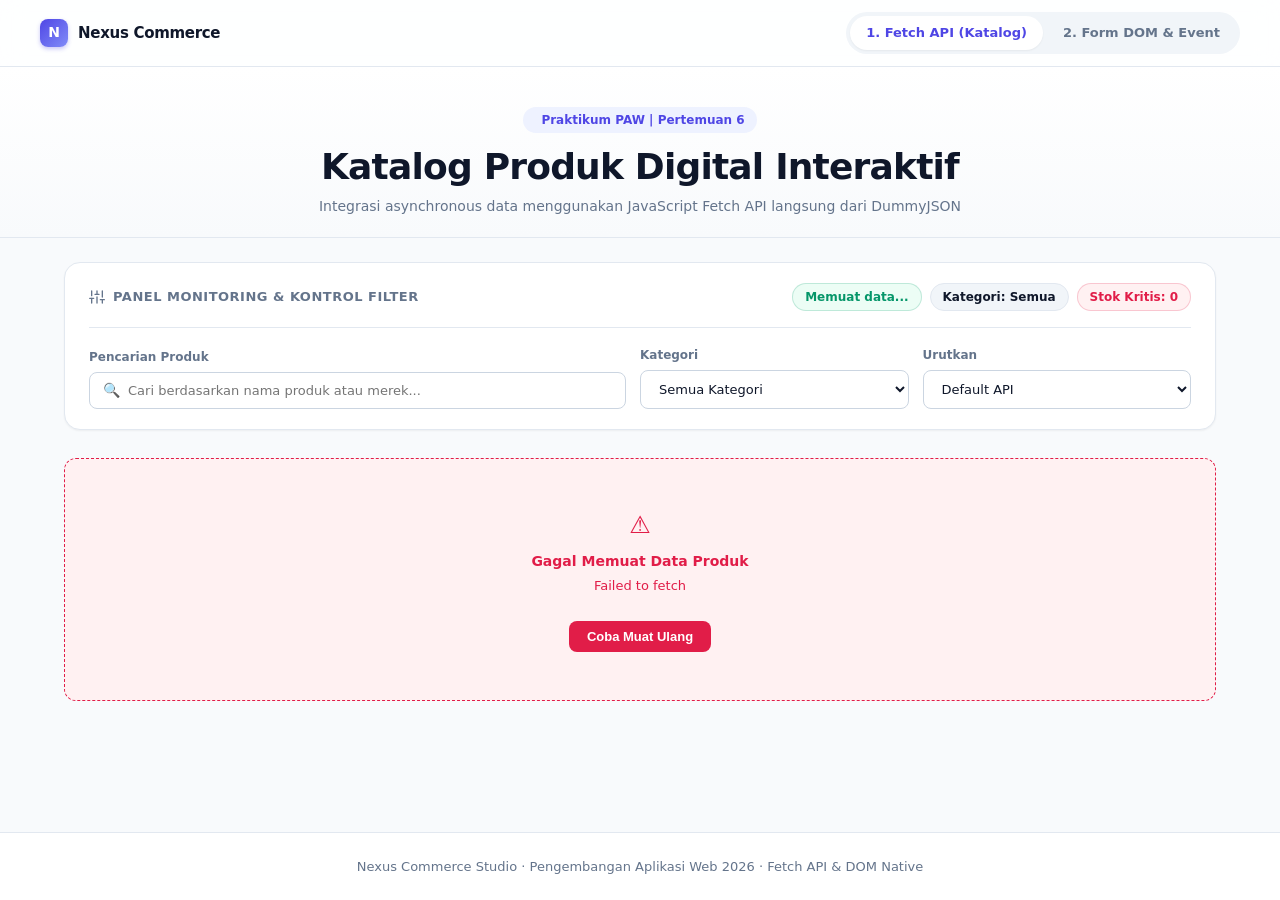
<file: index.html>
<!DOCTYPE html>
<html lang="id">
<head>
  <meta charset="UTF-8">
  <meta http-equiv="refresh" content="0; url=public/index.html">
  <title>Mengarahkan ke Halaman Utama...</title>
</head>
<body>
  <p>Mengarahkan ke aplikasi... Jika tidak berpindah secara otomatis, silakan klik <a href="public/index.html">di sini</a>.</p>
  <script>
    window.location.replace("public/index.html");
  </script>
</body>
</html>
</file>
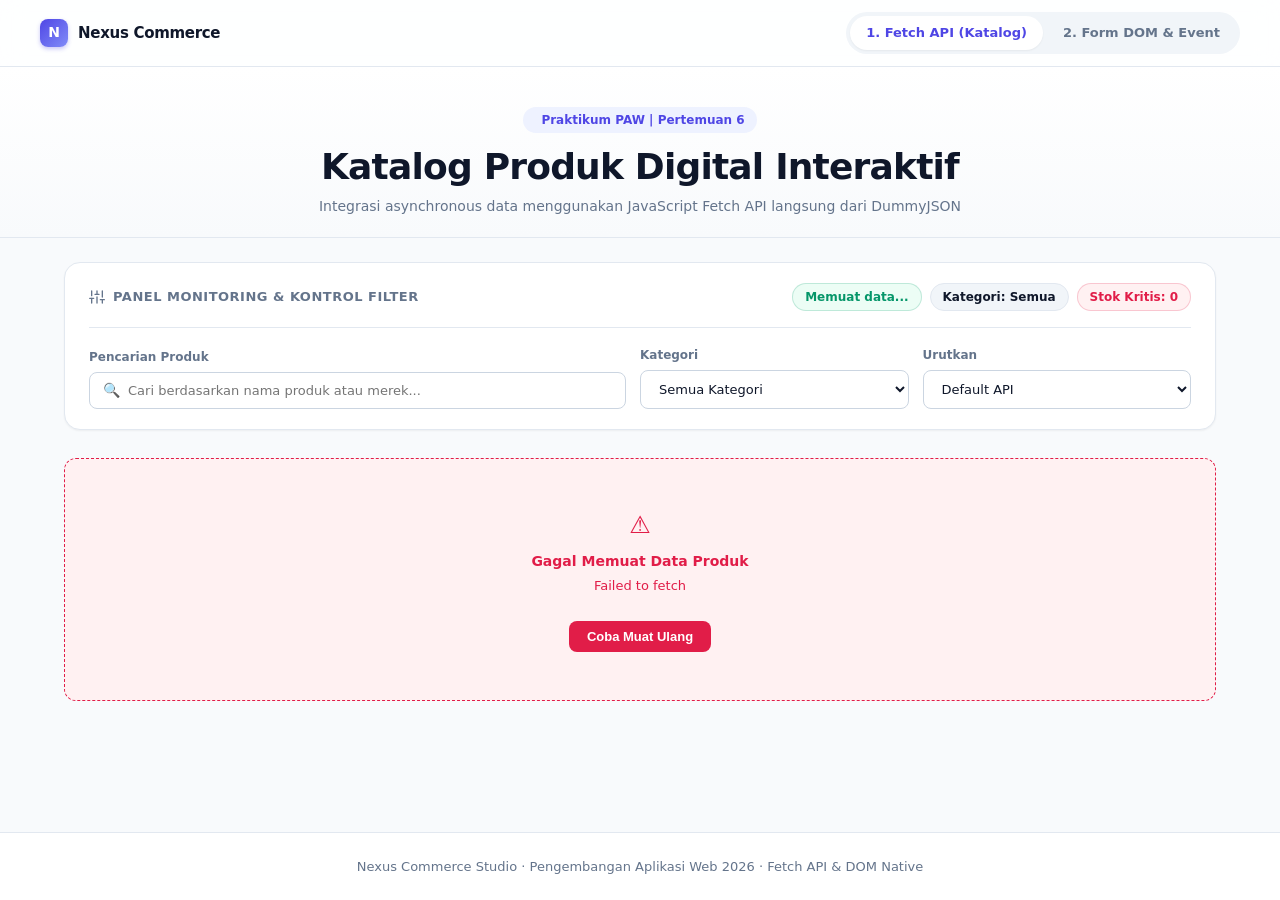
<file: public/index.html>
<!DOCTYPE html>
<html lang="id">
<head>
  <meta charset="UTF-8">
  <meta name="viewport" content="width=device-width, initial-scale=1.0">
  <title>Nexus Commerce — Modern Product Catalog (Fetch API)</title>
  <link rel="stylesheet" href="css/index.css">
</head>
<body>

  <!-- Navigasi Modern -->
  <nav aria-label="Navigasi Utama">
    <div class="nav-container">
      <div class="brand-badge">
        <div class="brand-icon">N</div>
        <span>Nexus Commerce</span>
      </div>
      <div class="nav-links">
        <a href="index.html" aria-current="page">1. Fetch API (Katalog)</a>
        <a href="form.html">2. Form DOM &amp; Event</a>
      </div>
    </div>
  </nav>

  <!-- Hero Header -->
  <header>
    <div class="header-content">
      <div class="tag-badge">
        <span></span>
        <span>Praktikum PAW | Pertemuan 6</span>
      </div>
      <h1>Katalog Produk Digital Interaktif</h1>
      <p>Integrasi asynchronous data menggunakan JavaScript Fetch API langsung dari DummyJSON</p>
    </div>
  </header>

  <!-- Konten Utama -->
  <main>
    <!-- Panel Monitoring & Input di Bagian Atas (Ketentuan: Semua input disimpan di atas) -->
    <section class="monitor-panel" aria-labelledby="monitorTitle">
      <div class="panel-header">
        <div class="panel-title" id="monitorTitle">
          <svg width="16" height="16" viewBox="0 0 24 24" fill="none" stroke="currentColor" stroke-width="2" stroke-linecap="round" stroke-linejoin="round">
            <line x1="4" y1="21" x2="4" y2="14"></line>
            <line x1="4" y1="10" x2="4" y2="3"></line>
            <line x1="12" y1="21" x2="12" y2="12"></line>
            <line x1="12" y1="8" x2="12" y2="3"></line>
            <line x1="20" y1="21" x2="20" y2="16"></line>
            <line x1="20" y1="12" x2="20" y2="3"></line>
            <line x1="1" y1="14" x2="7" y2="14"></line>
            <line x1="9" y1="8" x2="15" y2="8"></line>
            <line x1="17" y1="16" x2="23" y2="16"></line>
          </svg>
          <span>Panel Monitoring &amp; Kontrol Filter</span>
        </div>

        <div class="kpi-group">
          <div class="kpi-chip live" id="kpiTotal">Memuat data...</div>
          <div class="kpi-chip" id="kpiCategory">Kategori: Semua</div>
          <div class="kpi-chip alert" id="kpiLowStock">Stok Kritis: 0</div>
        </div>
      </div>

      <div class="controls-grid">
        <div class="control-field">
          <label for="searchInput">Pencarian Produk</label>
          <div class="input-wrapper">
            <span class="input-icon">🔍</span>
            <input type="text" id="searchInput" placeholder="Cari berdasarkan nama produk atau merek..." autocomplete="off">
          </div>
        </div>

        <div class="control-field">
          <label for="categorySelect">Kategori</label>
          <select id="categorySelect">
            <option value="">Semua Kategori</option>
          </select>
        </div>

        <div class="control-field">
          <label for="sortSelect">Urutkan</label>
          <select id="sortSelect">
            <option value="default">Default API</option>
            <option value="price-asc">Harga Terendah</option>
            <option value="price-desc">Harga Tertinggi</option>
            <option value="rating-desc">Rating Tertinggi</option>
          </select>
        </div>
      </div>
    </section>

    <!-- Status Loading / Error -->
    <div id="status" role="status" aria-live="polite">
      <div class="spinner"></div>
      <div>Sedang mengambil data produk dari server...</div>
    </div>

    <!-- Grid Kartu Produk -->
    <section class="product-grid" id="productGrid" aria-label="Daftar Produk"></section>
  </main>

  <!-- Footer -->
  <footer>
    Nexus Commerce Studio &middot; Pengembangan Aplikasi Web 2026 &middot; Fetch API &amp; DOM Native
  </footer>

  <script src="js/index.js"></script>
</body>
</html>
</file>
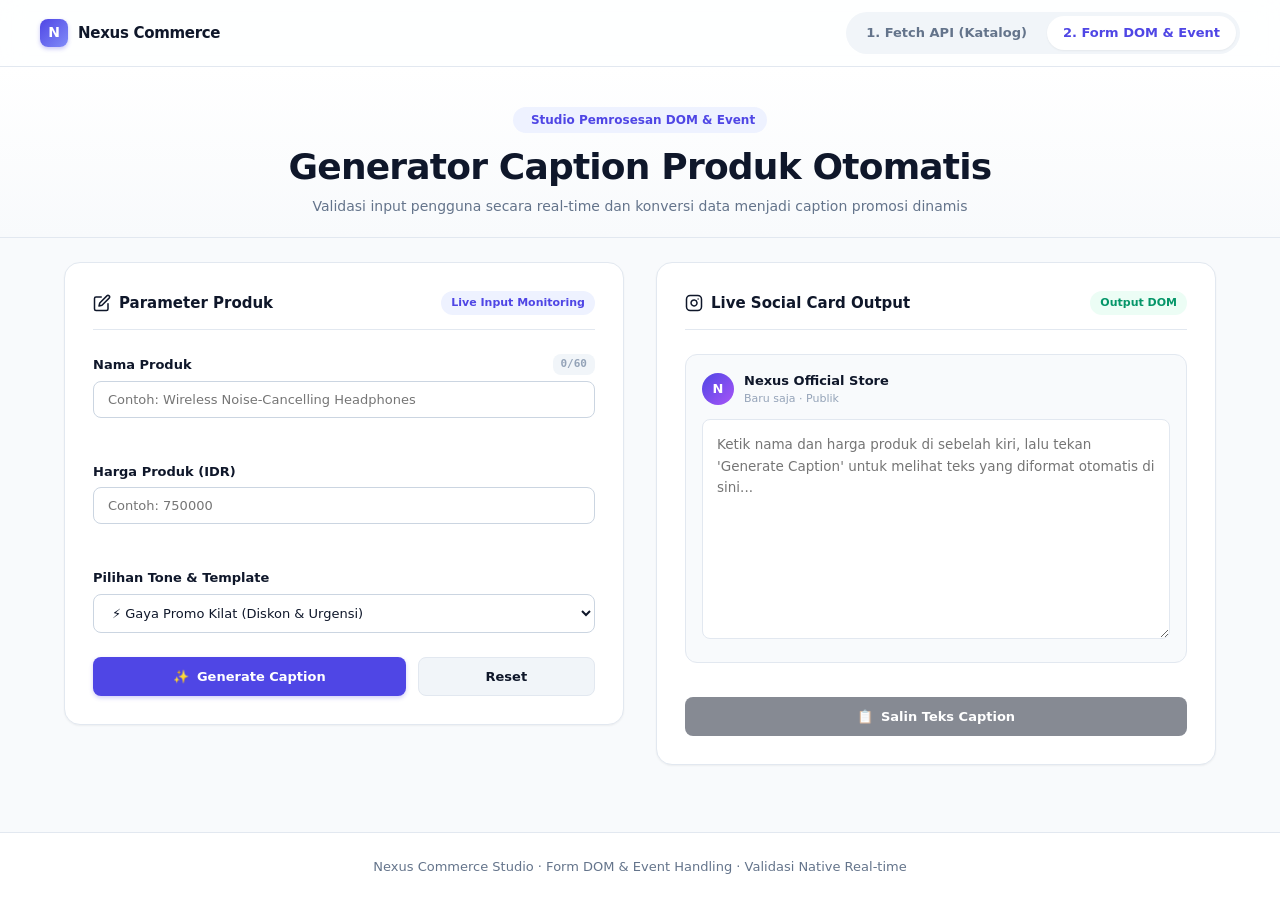
<file: public/form.html>
<!DOCTYPE html>
<html lang="id">
<head>
  <meta charset="UTF-8">
  <meta name="viewport" content="width=device-width, initial-scale=1.0">
  <title>Nexus Studio — Form DOM &amp; Caption Generator</title>
  <link rel="stylesheet" href="css/index.css">
  <link rel="stylesheet" href="css/form.css">
</head>
<body>

  <!-- Navigasi Modern -->
  <nav aria-label="Navigasi Utama">
    <div class="nav-container">
      <div class="brand-badge">
        <div class="brand-icon">N</div>
        <span>Nexus Commerce</span>
      </div>
      <div class="nav-links">
        <a href="index.html">1. Fetch API (Katalog)</a>
        <a href="form.html" aria-current="page">2. Form DOM &amp; Event</a>
      </div>
    </div>
  </nav>

  <!-- Hero Header -->
  <header>
    <div class="header-content">
      <div class="tag-badge">
        <span></span>
        <span>Studio Pemrosesan DOM &amp; Event</span>
      </div>
      <h1>Generator Caption Produk Otomatis</h1>
      <p>Validasi input pengguna secara real-time dan konversi data menjadi caption promosi dinamis</p>
    </div>
  </header>

  <!-- Konten Utama (Workbench Studio) -->
  <main>
    <div class="workbench-layout">
      <!-- Kolom Kiri: Form Input & Monitoring -->
      <section class="studio-card" aria-labelledby="formTitle">
        <div class="studio-card-header">
          <div class="studio-title" id="formTitle">
            <svg width="18" height="18" viewBox="0 0 24 24" fill="none" stroke="currentColor" stroke-width="2" stroke-linecap="round" stroke-linejoin="round">
              <path d="M11 4H4a2 2 0 0 0-2 2v14a2 2 0 0 0 2 2h14a2 2 0 0 0 2-2v-7"></path>
              <path d="M18.5 2.5a2.121 2.121 0 0 1 3 3L12 15l-4 1 1-4 9.5-9.5z"></path>
            </svg>
            <span>Parameter Produk</span>
          </div>
          <span class="status-pill">Live Input Monitoring</span>
        </div>

        <form id="productForm" novalidate>
          <!-- Input Nama Produk -->
          <div class="form-group">
            <div class="label-row">
              <label for="nama">Nama Produk</label>
              <span class="counter-badge" id="charCounter">0/60</span>
            </div>
            <input 
              type="text" 
              id="nama" 
              placeholder="Contoh: Wireless Noise-Cancelling Headphones" 
              autocomplete="off"
              aria-describedby="nama-error"
            >
            <div class="field-error" id="nama-error" aria-live="polite"></div>
          </div>

          <!-- Input Harga Produk -->
          <div class="form-group">
            <div class="label-row">
              <label for="harga">Harga Produk (IDR)</label>
            </div>
            <input 
              type="number" 
              id="harga" 
              placeholder="Contoh: 750000" 
              aria-describedby="harga-error"
            >
            <div class="field-error" id="harga-error" aria-live="polite"></div>
          </div>

          <!-- Pilihan Template Caption -->
          <div class="form-group">
            <div class="label-row">
              <label for="template">Pilihan Tone &amp; Template</label>
            </div>
            <select id="template">
              <option value="promo">⚡ Gaya Promo Kilat (Diskon &amp; Urgensi)</option>
              <option value="santai">☕ Gaya Kasual &amp; Komunitas (Social Media)</option>
              <option value="formal">👔 Gaya Profesional &amp; Spesifikasi (B2B)</option>
            </select>
          </div>

          <!-- Tombol Aksi -->
          <div class="form-actions">
            <button type="submit" class="btn btn-primary" id="submitBtn">
              <span>✨</span>
              <span>Generate Caption</span>
            </button>
            <button type="button" class="btn btn-secondary" id="resetBtn">Reset</button>
          </div>
        </form>
      </section>

      <!-- Kolom Kanan: Preview Hasil Pemrosesan DOM -->
      <section class="studio-card" aria-labelledby="previewTitle">
        <div class="studio-card-header">
          <div class="studio-title" id="previewTitle">
            <svg width="18" height="18" viewBox="0 0 24 24" fill="none" stroke="currentColor" stroke-width="2" stroke-linecap="round" stroke-linejoin="round">
              <rect x="2" y="2" width="20" height="20" rx="5" ry="5"></rect>
              <path d="M16 11.37A4 4 0 1 1 12.63 8 4 4 0 0 1 16 11.37z"></path>
              <line x1="17.5" y1="6.5" x2="17.51" y2="6.5"></line>
            </svg>
            <span>Live Social Card Output</span>
          </div>
          <span class="status-pill" style="background: var(--emerald-light); color: var(--emerald);">Output DOM</span>
        </div>

        <!-- Banner Umpan Balik / Toast -->
        <div class="toast-feedback" id="feedbackBanner" role="status" aria-live="polite"></div>

        <div class="social-preview">
          <div class="social-preview-header">
            <div class="avatar-circle">N</div>
            <div class="avatar-info">
              <span class="avatar-name">Nexus Official Store</span>
              <span class="avatar-time">Baru saja &middot; Publik</span>
            </div>
          </div>

          <textarea 
            id="caption" 
            placeholder="Ketik nama dan harga produk di sebelah kiri, lalu tekan 'Generate Caption' untuk melihat teks yang diformat otomatis di sini..." 
            readonly
          ></textarea>
        </div>

        <button type="button" class="btn btn-copy" id="copyBtn" disabled>
          <span>📋</span>
          <span>Salin Teks Caption</span>
        </button>
      </section>
    </div>
  </main>

  <!-- Footer -->
  <footer>
    Nexus Commerce Studio &middot; Form DOM &amp; Event Handling &middot; Validasi Native Real-time
  </footer>

  <script src="js/form.js"></script>
</body>
</html>
</file>
<file: public/css/index.css>
/* ==========================================================================
   NEXUS COMMERCE STUDIO — MODERN DESIGN SYSTEM
   Distinct modern UI/UX: Clean SaaS typography, soft elevation, and crisp states
   ========================================================================== */

:root {
  --bg-page: #f8fafc;
  --bg-surface: #ffffff;
  --bg-surface-elevated: #f1f5f9;
  --border-subtle: #e2e8f0;
  --border-strong: #cbd5e1;
  --text-main: #0f172a;
  --text-muted: #64748b;
  --text-light: #94a3b8;
  --primary: #4f46e5;
  --primary-hover: #4338ca;
  --primary-light: #eef2ff;
  --emerald: #059669;
  --emerald-light: #ecfdf5;
  --rose: #e11d48;
  --rose-light: #fff1f2;
  --amber: #d97706;
  --amber-light: #fffbeb;
  
  --font-sans: system-ui, -apple-system, BlinkMacSystemFont, "Segoe UI", Roboto, "Helvetica Neue", Arial, sans-serif;
  --font-mono: ui-monospace, SFMono-Regular, Menlo, Monaco, Consolas, monospace;

  --radius-sm: 8px;
  --radius-md: 12px;
  --radius-lg: 16px;
  --radius-full: 9999px;

  --shadow-sm: 0 1px 2px 0 rgba(0, 0, 0, 0.05);
  --shadow-md: 0 4px 6px -1px rgba(15, 23, 42, 0.08), 0 2px 4px -2px rgba(15, 23, 42, 0.05);
  --shadow-lg: 0 10px 15px -3px rgba(15, 23, 42, 0.08), 0 4px 6px -4px rgba(15, 23, 42, 0.03);
  --shadow-hover: 0 12px 20px -3px rgba(79, 70, 229, 0.12), 0 4px 6px -2px rgba(15, 23, 42, 0.04);
}

* {
  box-sizing: border-box;
  margin: 0;
  padding: 0;
}

body {
  background-color: var(--bg-page);
  color: var(--text-main);
  font-family: var(--font-sans);
  line-height: 1.5;
  -webkit-font-smoothing: antialiased;
  min-height: 100vh;
  display: flex;
  flex-direction: column;
}

/* ==========================================================================
   NAVIGATION
   ========================================================================== */
nav {
  position: sticky;
  top: 0;
  z-index: 50;
  background: rgba(255, 255, 255, 0.85);
  backdrop-filter: blur(12px);
  -webkit-backdrop-filter: blur(12px);
  border-bottom: 1px solid var(--border-subtle);
  padding: 12px 24px;
}

.nav-container {
  max-width: 1200px;
  margin: 0 auto;
  display: flex;
  align-items: center;
  justify-content: space-between;
  gap: 16px;
}

.brand-badge {
  display: flex;
  align-items: center;
  gap: 10px;
  font-weight: 700;
  font-size: 15px;
  letter-spacing: -0.3px;
  color: var(--text-main);
}

.brand-icon {
  width: 28px;
  height: 28px;
  background: linear-gradient(135deg, var(--primary), #818cf8);
  border-radius: var(--radius-sm);
  display: flex;
  align-items: center;
  justify-content: center;
  color: #fff;
  font-weight: 800;
  font-size: 14px;
  box-shadow: 0 2px 4px rgba(79, 70, 229, 0.3);
}

.nav-links {
  display: flex;
  background: var(--bg-surface-elevated);
  padding: 4px;
  border-radius: var(--radius-full);
  gap: 4px;
}

.nav-links a {
  font-size: 13px;
  font-weight: 600;
  padding: 7px 16px;
  border-radius: var(--radius-full);
  text-decoration: none;
  color: var(--text-muted);
  transition: all 0.2s ease;
}

.nav-links a:hover {
  color: var(--text-main);
}

.nav-links a[aria-current="page"] {
  background: var(--bg-surface);
  color: var(--primary);
  box-shadow: var(--shadow-sm);
}

/* ==========================================================================
   PAGE HERO HEADER
   ========================================================================== */
header {
  padding: 36px 24px 20px;
  text-align: center;
  background: linear-gradient(180deg, #ffffff 0%, var(--bg-page) 100%);
  border-bottom: 1px solid var(--border-subtle);
}

.header-content {
  max-width: 800px;
  margin: 0 auto;
}

.tag-badge {
  display: inline-flex;
  align-items: center;
  gap: 6px;
  padding: 4px 12px;
  border-radius: var(--radius-full);
  font-size: 12px;
  font-weight: 600;
  color: var(--primary);
  background: var(--primary-light);
  margin-bottom: 12px;
}

header h1 {
  font-size: clamp(26px, 4vw, 36px);
  font-weight: 800;
  letter-spacing: -0.8px;
  color: var(--text-main);
  line-height: 1.2;
}

header p {
  margin-top: 8px;
  font-size: 14px;
  color: var(--text-muted);
}

/* ==========================================================================
   MAIN LAYOUT & TOP MONITORING PANEL
   ========================================================================== */
main {
  max-width: 1200px;
  width: 100%;
  margin: 0 auto;
  padding: 24px;
  flex: 1;
}

/* Top Monitoring Panel: User requirement "semua input disimpan di atas" */
.monitor-panel {
  background: var(--bg-surface);
  border: 1px solid var(--border-subtle);
  border-radius: var(--radius-lg);
  padding: 20px 24px;
  box-shadow: var(--shadow-sm);
  margin-bottom: 28px;
}

.panel-header {
  display: flex;
  align-items: center;
  justify-content: space-between;
  flex-wrap: wrap;
  gap: 12px;
  padding-bottom: 16px;
  border-bottom: 1px solid var(--border-subtle);
  margin-bottom: 18px;
}

.panel-title {
  display: flex;
  align-items: center;
  gap: 8px;
  font-size: 13px;
  font-weight: 700;
  text-transform: uppercase;
  letter-spacing: 0.5px;
  color: var(--text-muted);
}

.kpi-group {
  display: flex;
  gap: 8px;
  flex-wrap: wrap;
}

.kpi-chip {
  display: inline-flex;
  align-items: center;
  gap: 6px;
  font-size: 12px;
  font-weight: 600;
  padding: 4px 12px;
  border-radius: var(--radius-full);
  background: var(--bg-surface-elevated);
  color: var(--text-main);
  border: 1px solid var(--border-subtle);
}

.kpi-chip.live {
  background: var(--emerald-light);
  color: var(--emerald);
  border-color: rgba(5, 150, 105, 0.2);
}

.kpi-chip.alert {
  background: var(--rose-light);
  color: var(--rose);
  border-color: rgba(225, 29, 72, 0.2);
}

/* Filter Controls Grid */
.controls-grid {
  display: grid;
  grid-template-columns: 2fr 1fr 1fr;
  gap: 14px;
  align-items: end;
}

@media (max-width: 768px) {
  .controls-grid {
    grid-template-columns: 1fr;
  }
}

.control-field {
  display: flex;
  flex-direction: column;
  gap: 6px;
}

.control-field label {
  font-size: 12px;
  font-weight: 600;
  color: var(--text-muted);
}

.input-wrapper {
  position: relative;
  display: flex;
  align-items: center;
}

.input-icon {
  position: absolute;
  left: 14px;
  color: var(--text-light);
  pointer-events: none;
  font-size: 14px;
}

.control-field input {
  padding-left: 38px;
}

input, select {
  width: 100%;
  padding: 10px 14px;
  font-family: inherit;
  font-size: 13px;
  color: var(--text-main);
  background: var(--bg-surface);
  border: 1px solid var(--border-strong);
  border-radius: var(--radius-sm);
  outline: none;
  transition: all 0.2s ease;
}

input:focus, select:focus {
  border-color: var(--primary);
  box-shadow: 0 0 0 3px rgba(79, 70, 229, 0.15);
}

/* ==========================================================================
   FEEDBACK & STATUS (LOADING / ERROR)
   ========================================================================== */
#status {
  text-align: center;
  padding: 48px 24px;
  background: var(--bg-surface);
  border: 1px dashed var(--border-strong);
  border-radius: var(--radius-md);
  margin-bottom: 24px;
  color: var(--text-muted);
  font-size: 14px;
}

#status.error {
  border-color: var(--rose);
  background: var(--rose-light);
  color: var(--rose);
}

.spinner {
  display: inline-block;
  width: 28px;
  height: 28px;
  border: 3px solid var(--border-subtle);
  border-top-color: var(--primary);
  border-radius: 50%;
  animation: spin 0.8s linear infinite;
  margin-bottom: 12px;
}

@keyframes spin {
  to { transform: rotate(360deg); }
}

.btn-retry {
  margin-top: 14px;
  display: inline-flex;
  align-items: center;
  gap: 6px;
  padding: 8px 18px;
  background: var(--rose);
  color: #fff;
  border: none;
  border-radius: var(--radius-sm);
  font-weight: 600;
  font-size: 13px;
  cursor: pointer;
  transition: background 0.2s ease;
}

.btn-retry:hover {
  background: #be123c;
}

/* ==========================================================================
   PRODUCT CARDS GRID (CLEAN MODERN E-COMMERCE CARDS)
   ========================================================================== */
.product-grid {
  display: grid;
  grid-template-columns: repeat(auto-fill, minmax(260px, 1fr));
  gap: 24px;
}

.product-card {
  background: var(--bg-surface);
  border: 1px solid var(--border-subtle);
  border-radius: var(--radius-md);
  overflow: hidden;
  display: flex;
  flex-direction: column;
  transition: transform 0.2s ease, box-shadow 0.2s ease, border-color 0.2s ease;
}

.product-card:hover {
  transform: translateY(-4px);
  box-shadow: var(--shadow-hover);
  border-color: rgba(79, 70, 229, 0.3);
}

.card-media {
  position: relative;
  width: 100%;
  aspect-ratio: 4 / 3;
  background: #f8fafc;
  overflow: hidden;
  display: flex;
  align-items: center;
  justify-content: center;
}

.card-media img {
  width: 100%;
  height: 100%;
  object-fit: cover;
  transition: transform 0.3s ease;
}

.product-card:hover .card-media img {
  transform: scale(1.05);
}

.chip-category {
  position: absolute;
  top: 10px;
  left: 10px;
  background: rgba(15, 23, 42, 0.7);
  backdrop-filter: blur(8px);
  color: #ffffff;
  font-size: 11px;
  font-weight: 600;
  padding: 3px 8px;
  border-radius: var(--radius-sm);
  text-transform: capitalize;
}

.chip-stock {
  position: absolute;
  top: 10px;
  right: 10px;
  font-size: 11px;
  font-weight: 700;
  padding: 3px 8px;
  border-radius: var(--radius-sm);
  background: #ffffff;
  color: var(--emerald);
  box-shadow: var(--shadow-sm);
}

.chip-stock.critical {
  color: var(--rose);
  background: var(--rose-light);
}

.card-body {
  padding: 18px;
  display: flex;
  flex-direction: column;
  flex: 1;
}

.card-brand {
  font-size: 11px;
  font-weight: 600;
  color: var(--primary);
  text-transform: uppercase;
  letter-spacing: 0.5px;
  margin-bottom: 4px;
}

.card-title {
  font-size: 15px;
  font-weight: 700;
  color: var(--text-main);
  line-height: 1.35;
  margin-bottom: 8px;
  display: -webkit-box;
  -webkit-line-clamp: 2;
  -webkit-box-orient: vertical;
  overflow: hidden;
}

.card-rating {
  display: flex;
  align-items: center;
  gap: 4px;
  font-size: 12px;
  font-weight: 600;
  color: var(--amber);
  margin-bottom: 14px;
}

.card-footer {
  margin-top: auto;
  padding-top: 12px;
  border-top: 1px solid var(--border-subtle);
  display: flex;
  align-items: center;
  justify-content: space-between;
}

.price-container {
  display: flex;
  flex-direction: column;
}

.price-main {
  font-size: 18px;
  font-weight: 800;
  color: var(--text-main);
}

.price-discount {
  font-size: 11px;
  font-weight: 600;
  color: var(--rose);
}

/* ==========================================================================
   FOOTER
   ========================================================================== */
footer {
  margin-top: auto;
  border-top: 1px solid var(--border-subtle);
  background: var(--bg-surface);
  padding: 24px;
  text-align: center;
  font-size: 13px;
  color: var(--text-muted);
}
</file>
<file: public/css/form.css>
/* ==========================================================================
   MODERN FORM & EVENT HANDLING STYLESHEET
   Clean studio workbench layout with live social card preview & feedback
   ========================================================================== */

.workbench-layout {
  display: grid;
  grid-template-columns: 1fr 1fr;
  gap: 32px;
  align-items: start;
}

@media (max-width: 900px) {
  .workbench-layout {
    grid-template-columns: 1fr;
  }
}

/* Card Surface */
.studio-card {
  background: var(--bg-surface);
  border: 1px solid var(--border-subtle);
  border-radius: var(--radius-lg);
  padding: 28px;
  box-shadow: var(--shadow-sm);
}

.studio-card-header {
  display: flex;
  align-items: center;
  justify-content: space-between;
  margin-bottom: 24px;
  padding-bottom: 14px;
  border-bottom: 1px solid var(--border-subtle);
}

.studio-title {
  display: flex;
  align-items: center;
  gap: 8px;
  font-size: 15px;
  font-weight: 700;
  color: var(--text-main);
}

.status-pill {
  font-size: 11px;
  font-weight: 600;
  padding: 4px 10px;
  border-radius: var(--radius-full);
  background: var(--primary-light);
  color: var(--primary);
}

/* Form Fields */
.form-group {
  margin-bottom: 20px;
  display: flex;
  flex-direction: column;
  gap: 6px;
}

.label-row {
  display: flex;
  align-items: center;
  justify-content: space-between;
}

label {
  font-size: 13px;
  font-weight: 600;
  color: var(--text-main);
}

.counter-badge {
  font-size: 11px;
  font-weight: 600;
  color: var(--text-light);
  background: var(--bg-surface-elevated);
  padding: 2px 8px;
  border-radius: var(--radius-sm);
  font-family: var(--font-mono);
}

input[aria-invalid="true"] {
  border-color: var(--rose) !important;
  background-color: var(--rose-light) !important;
}

input[aria-invalid="false"] {
  border-color: var(--emerald) !important;
}

.field-error {
  font-size: 12px;
  font-weight: 500;
  color: var(--rose);
  display: flex;
  align-items: center;
  gap: 4px;
  min-height: 18px;
}

/* Action Buttons */
.form-actions {
  display: flex;
  gap: 12px;
  margin-top: 24px;
}

.btn {
  display: inline-flex;
  align-items: center;
  justify-content: center;
  gap: 8px;
  padding: 11px 20px;
  font-family: inherit;
  font-size: 13px;
  font-weight: 600;
  border-radius: var(--radius-sm);
  cursor: pointer;
  transition: all 0.2s ease;
  border: 1px solid transparent;
}

.btn-primary {
  background: var(--primary);
  color: #ffffff;
  flex: 2;
  box-shadow: 0 2px 4px rgba(79, 70, 229, 0.25);
}

.btn-primary:hover {
  background: var(--primary-hover);
  transform: translateY(-1px);
}

.btn-secondary {
  background: var(--bg-surface-elevated);
  color: var(--text-main);
  border-color: var(--border-subtle);
  flex: 1;
}

.btn-secondary:hover {
  background: #e2e8f0;
}

/* Output Preview Card */
.social-preview {
  background: #f8fafc;
  border: 1px solid var(--border-subtle);
  border-radius: var(--radius-md);
  padding: 16px;
  margin-bottom: 20px;
}

.social-preview-header {
  display: flex;
  align-items: center;
  gap: 10px;
  margin-bottom: 12px;
}

.avatar-circle {
  width: 32px;
  height: 32px;
  border-radius: 50%;
  background: linear-gradient(135deg, var(--primary), #a855f7);
  color: #ffffff;
  display: flex;
  align-items: center;
  justify-content: center;
  font-weight: 700;
  font-size: 13px;
}

.avatar-info {
  display: flex;
  flex-direction: column;
}

.avatar-name {
  font-size: 13px;
  font-weight: 700;
  color: var(--text-main);
}

.avatar-time {
  font-size: 11px;
  color: var(--text-light);
}

textarea#caption {
  width: 100%;
  min-height: 220px;
  padding: 14px;
  font-family: var(--font-sans);
  font-size: 13.5px;
  line-height: 1.6;
  color: var(--text-main);
  background: #ffffff;
  border: 1px solid var(--border-subtle);
  border-radius: var(--radius-sm);
  resize: vertical;
  outline: none;
}

.btn-copy {
  width: 100%;
  background: var(--text-main);
  color: #ffffff;
  margin-top: 14px;
}

.btn-copy:hover {
  background: #1e293b;
}

.btn-copy:disabled {
  opacity: 0.5;
  cursor: not-allowed;
}

/* Toast Feedback */
.toast-feedback {
  display: none;
  padding: 10px 14px;
  border-radius: var(--radius-sm);
  font-size: 12px;
  font-weight: 600;
  margin-bottom: 16px;
}

.toast-feedback.show {
  display: flex;
  align-items: center;
  gap: 8px;
}

.toast-feedback.success {
  background: var(--emerald-light);
  color: var(--emerald);
  border: 1px solid rgba(5, 150, 105, 0.2);
}

.toast-feedback.error {
  background: var(--rose-light);
  color: var(--rose);
  border: 1px solid rgba(225, 29, 72, 0.2);
}
</file>
